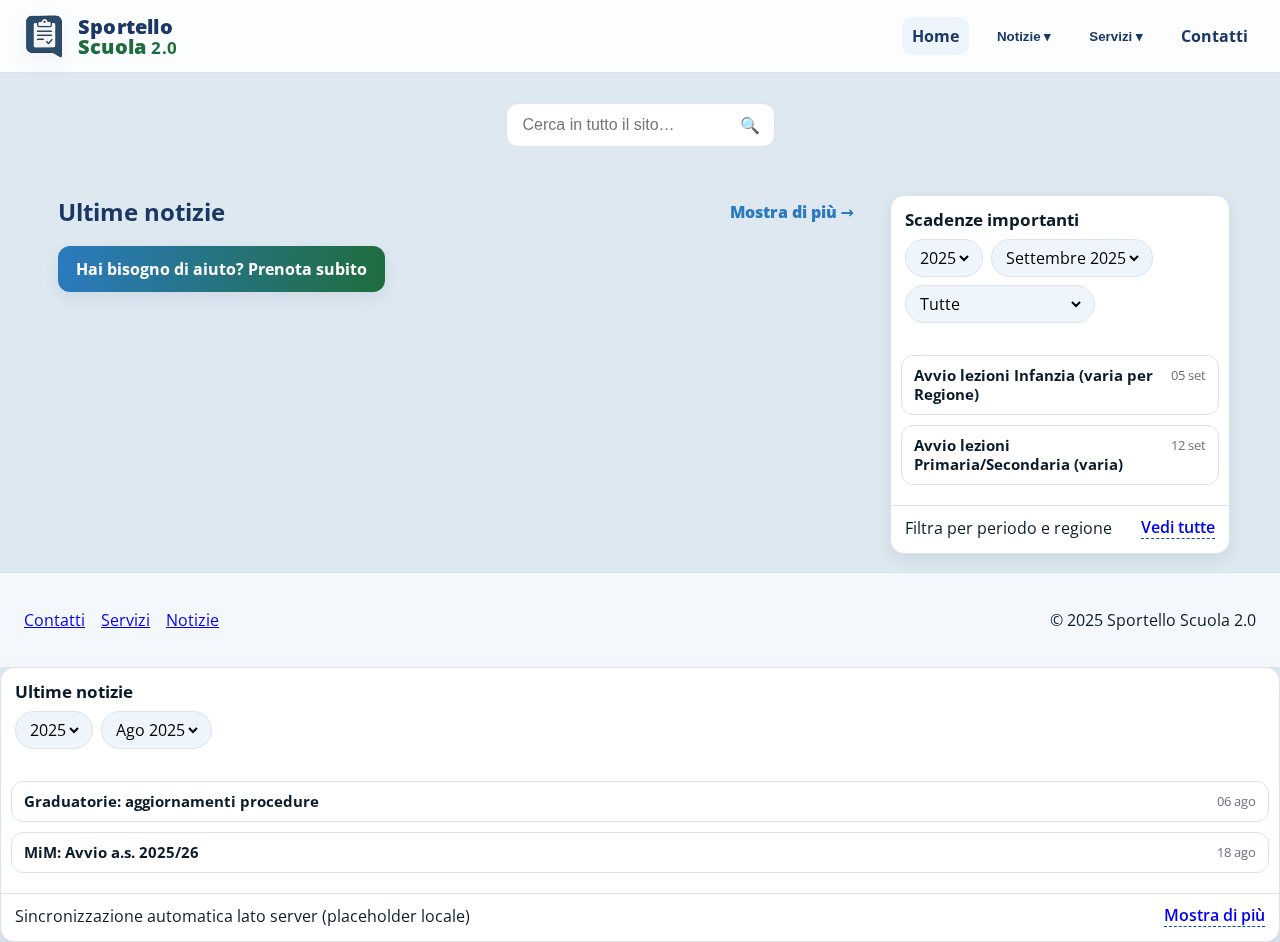
<file: index.html>
<!doctype html>
<html lang="it">
<head>
  <meta charset="utf-8" /><meta name="viewport" content="width=device-width, initial-scale=1" />
  <title>Sportello Scuola 2.0</title>
  <meta name="description" content="Sportello Scuola 2.0 - Notizie, scadenze e servizi per la scuola.">
  <link rel="stylesheet" href="css/style.css" />
  <link href="https://fonts.googleapis.com/css2?family=Open+Sans:wght@600;700;800&display=swap" rel="stylesheet">
  <link rel="stylesheet" href="css/_evolutions.css">
</head>
<body>
  <header class="site-header">
    <a class="brand" href="index.html" aria-label="Home">
      <img class="brand-logo" src="img/logo.png" alt="" />
      <span class="brand-text">
        <span class="brand-top">Sportello</span>
        <span class="brand-bottom">Scuola <small>2.0</small></span>
      </span>
    </a>
    <nav class="topnav">
      <a href="index.html" class="active">Home</a>
      <div class="dropdown">
        <button class="dropbtn">Notizie ▾</button>
        <div class="dropdown-content" id="newsMenu"></div>
      </div>
      <div class="dropdown">
        <button class="dropbtn">Servizi ▾</button>
        <div class="dropdown-content">
          <a href="servizi.html#docenti">Docenti</a>
          <a href="servizi.html#ata">Personale ATA</a>
        </div>
      </div>
      <a href="contatti.html">Contatti</a>
    </nav>
  </header>
  <div id="ss-search-container" class="search-bar" role="search" aria-label="Cerca nel sito">
    <div class="search-inner">
      <span class="search-icon" aria-hidden="true">🔍</span>
      <input id="site-search" type="search" placeholder="Cerca notizie, scadenze, servizi..." aria-label="Cerca" />
    </div>
  </div>


  <main class="layout">
    <section class="maincol">
      <div class="section-head">
        <h2 class="section-title">Ultime notizie</h2>
        <a class="link-more" href="notizie.html">Mostra di più →</a>
      </div>
      <div id="ultimeNotizie" class="news-grid"></div>

      <div class="cta-row">
        <a class="btn cta" href="contatti.html#prenota">Hai bisogno di aiuto? Prenota subito</a>
      </div>
    </section>

    <aside class="sidecol">
      <div class="deadlines card">
        <div class="card-header">
          <h3>📅 Scadenze importanti</h3>
          <a class="mini" href="notizie.html?categoria=scadenze-ed-eventi">Tutte</a>
        </div>
        <div id="deadlinesGrouped" class="deadlines-grouped"></div>
      </div>
      <div class="card highlight">
        <h4>Servizi rapidi</h4>
        <ul class="links">
          <li><a href="servizi.html#docenti">Supporto Docenti</a></li>
          <li><a href="servizi.html#ata">Supporto ATA</a></li>
          <li><a href="contatti.html">Scrivici ora</a></li>
        </ul>
      </div>
      <div class="newsletter card">
        <h4>Newsletter</h4>
        <form name="newsletter" method="POST" data-netlify="true" netlify-honeypot="bot-field">
          <input type="hidden" name="form-name" value="newsletter" />
          <p class="hidden"><label>Non compilare <input name="bot-field" /></label></p>
          <input type="email" name="email" placeholder="La tua email" required />
          <button type="submit" class="btn">Iscriviti</button>
        </form>
      </div>
    </aside>
  </main>

  <footer class="site-footer">
    <nav class="footnav">
      <a href="contatti.html">Contatti</a>
      <a href="servizi.html">Servizi</a>
      <a href="notizie.html">Notizie</a>
    </nav>
    <p>© 2025 Sportello Scuola 2.0</p>
  </footer>

  <script src="js/main.js"></script>
  <script src="js/notizie.js"></script>
  <script src="js/deadlines.js"></script>
  <div id="ss-news-mount"></div>
<script src="js/utils_dom.js"></script>
  <script src="js/news.js"></script>
  <script src="js/search.js"></script>
</body>
</html>
</file>
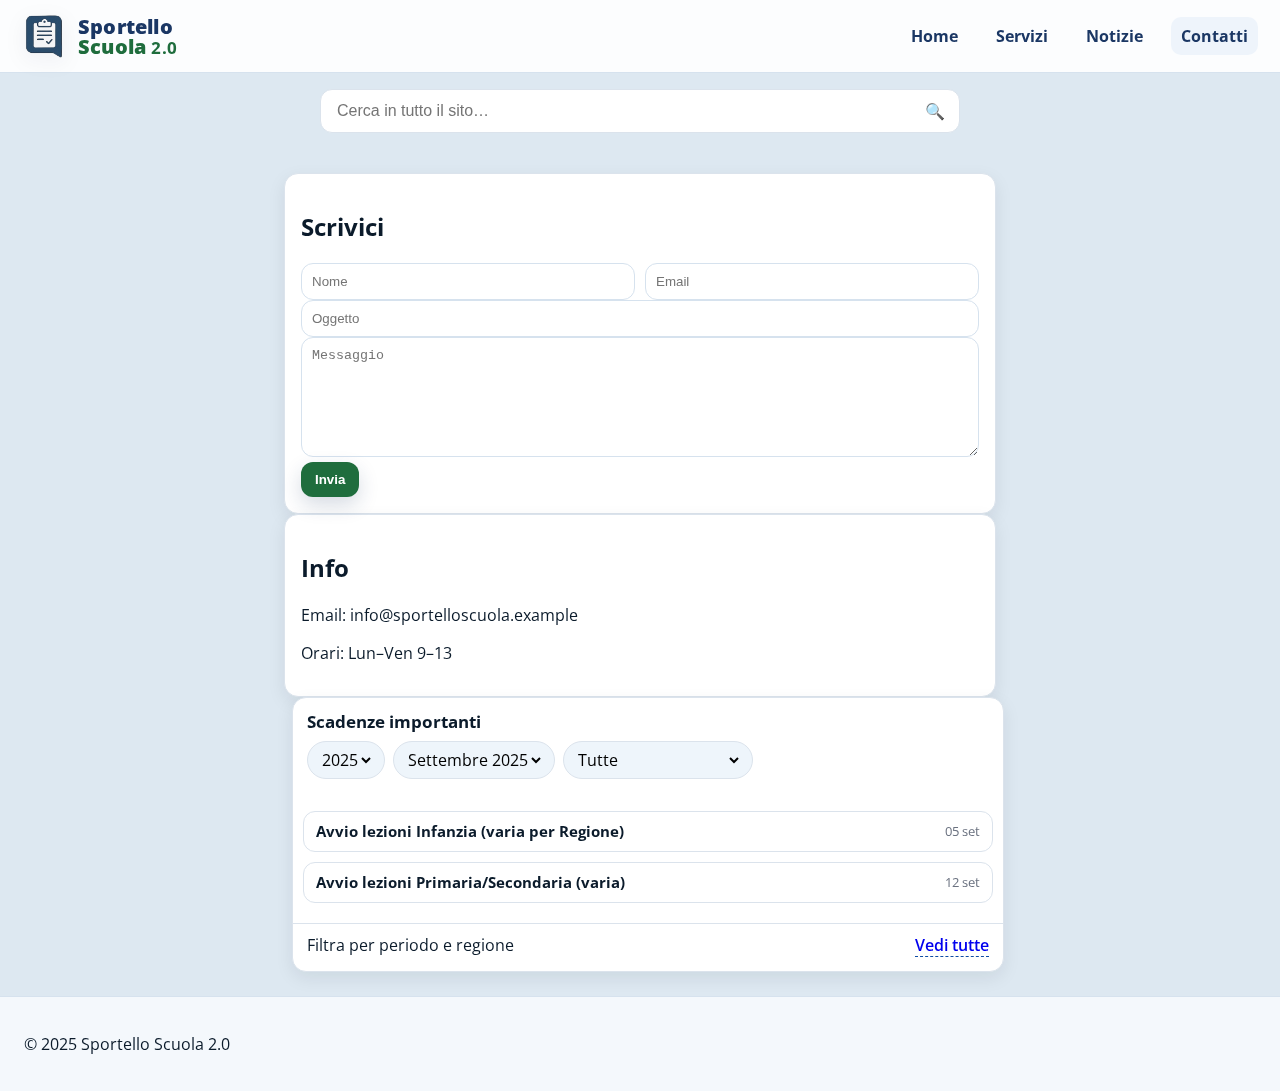
<file: contatti.html>
<!doctype html>
<html lang="it">
<head>
  <meta charset="utf-8" /><meta name="viewport" content="width=device-width, initial-scale=1" />
  <title>Contatti - Sportello Scuola 2.0</title>
  <link rel="stylesheet" href="css/style.css" />
  <link href="https://fonts.googleapis.com/css2?family=Open+Sans:wght@600;700;800&display=swap" rel="stylesheet">
  <link rel="stylesheet" href="css/_evolutions.css">
</head>
<body>
  <header class="site-header">
    <a class="brand" href="index.html" aria-label="Home">
      <img class="brand-logo" src="img/logo.png" alt="" />
      <span class="brand-text">
        <span class="brand-top">Sportello</span>
        <span class="brand-bottom">Scuola <small>2.0</small></span>
      </span>
    </a>
    <nav class="topnav">
      <a href="index.html">Home</a>
      <a href="servizi.html">Servizi</a>
      <a href="notizie.html">Notizie</a>
      <a class="active" href="contatti.html">Contatti</a>
    </nav>
  </header>

  <main class="container narrow">
    <section class="card">
      <h2>Scrivici</h2>
      <form name="contatti" method="POST" data-netlify="true" netlify-honeypot="bot-field" class="form" id="prenota">
        <input type="hidden" name="form-name" value="contatti" />
        <p class="hidden"><label>Non compilare <input name="bot-field" /></label></p>
        <div class="grid-2">
          <input type="text" name="nome" placeholder="Nome" required />
          <input type="email" name="email" placeholder="Email" required />
        </div>
        <input type="text" name="oggetto" placeholder="Oggetto" />
        <textarea name="messaggio" placeholder="Messaggio" required></textarea>
        <button type="submit" class="btn cta">Invia</button>
      </form>
    </section>
    <section class="card">
      <h2>Info</h2>
      <p>Email: info@sportelloscuola.example</p>
      <p>Orari: Lun–Ven 9–13</p>
    </section>
  </main>

  <footer class="site-footer">
    <p>© 2025 Sportello Scuola 2.0</p>
  </footer>

  <script src="js/main.js"></script>
  <script src="js/utils_dom.js"></script>
  <script src="js/deadlines.js"></script>
  <script src="js/news.js"></script>
  <script src="js/search.js"></script>
</body>
</html>
</file>
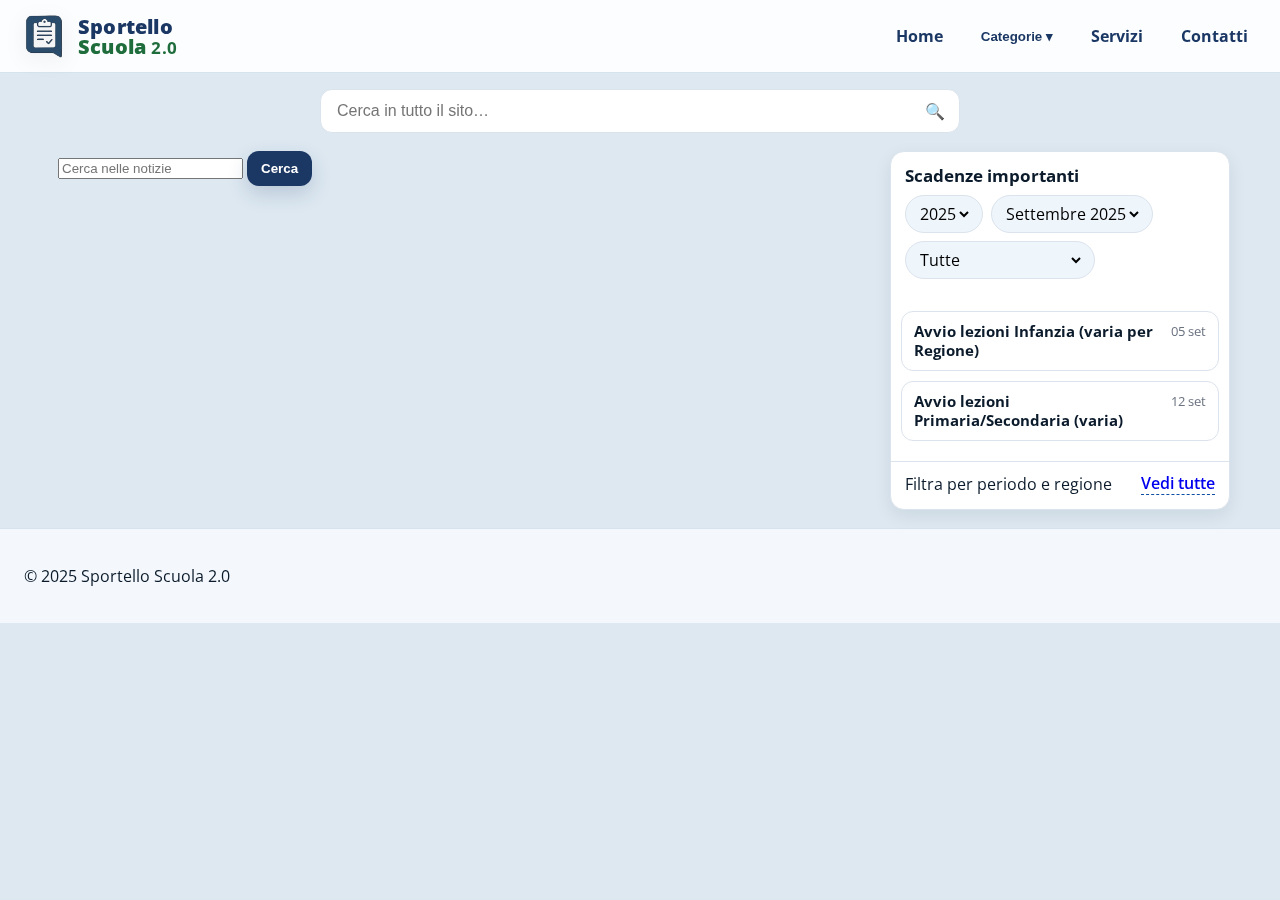
<file: notizie.html>
<!doctype html>
<html lang="it">
<head>
  <meta charset="utf-8" /><meta name="viewport" content="width=device-width, initial-scale=1" />
  <title>Notizie - Sportello Scuola 2.0</title>
  <link rel="stylesheet" href="css/style.css" />
  <link href="https://fonts.googleapis.com/css2?family=Open+Sans:wght@600;700;800&display=swap" rel="stylesheet">
  <link rel="stylesheet" href="css/_evolutions.css">
</head>
<body>
  <header class="site-header">
    <a class="brand" href="index.html" aria-label="Home">
      <img class="brand-logo" src="img/logo.png" alt="" />
      <span class="brand-text">
        <span class="brand-top">Sportello</span>
        <span class="brand-bottom">Scuola <small>2.0</small></span>
      </span>
    </a>
    <nav class="topnav">
      <a href="index.html">Home</a>
      <div class="dropdown">
        <button class="dropbtn">Categorie ▾</button>
        <div class="dropdown-content" id="newsMenu"></div>
      </div>
      <a href="servizi.html">Servizi</a>
      <a href="contatti.html">Contatti</a>
    </nav>
  </header>

  <main class="layout">
    <section class="maincol">
      <div class="toolbar">
        <form class="searchbar" onsubmit="event.preventDefault(); loadNews({ q: document.getElementById('q').value, page:1 });">
          <input id="q" type="search" placeholder="Cerca nelle notizie">
          <button class="btn" type="submit">Cerca</button>
        </form>
      </div>
      <div id="listaNotizie" class="news-grid"></div>
      <div id="paginator" class="paginator"></div>
    </section>

    <aside class="sidecol">
      <div class="deadlines card">
        <div class="card-header">
          <h3>📅 Scadenze importanti</h3>
          <a class="mini" href="notizie.html?categoria=scadenze-ed-eventi">Tutte</a>
        </div>
        <div id="deadlinesGrouped" class="deadlines-grouped"></div>
      </div>
    </aside>
  </main>

  <footer class="site-footer">
    <p>© 2025 Sportello Scuola 2.0</p>
  </footer>

  <script src="js/main.js"></script>
  <script src="js/notizie.js"></script>
  <script src="js/deadlines.js"></script>
  <script src="js/utils_dom.js"></script>
  <script src="js/news.js"></script>
  <script src="js/search.js"></script>
</body>
</html>
</file>
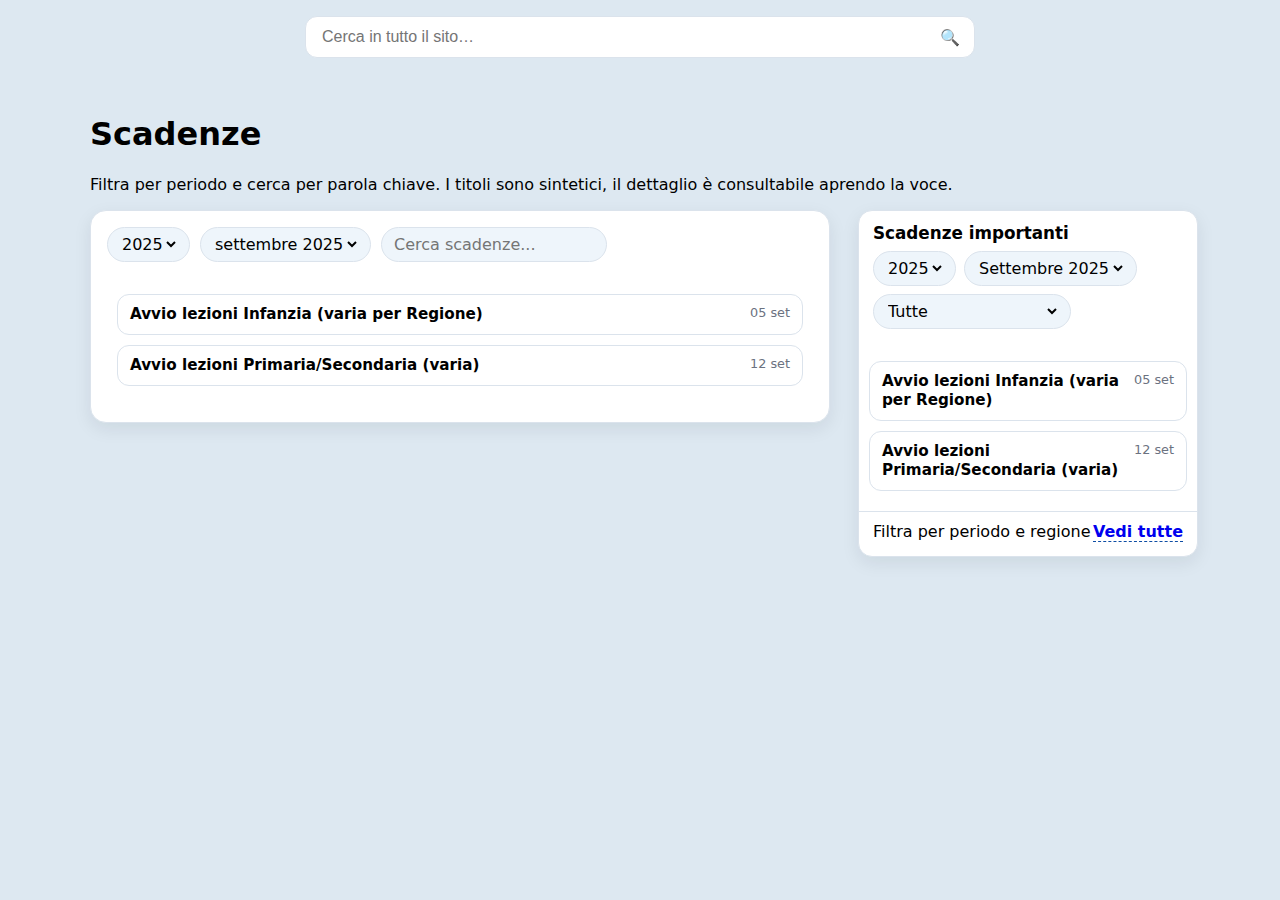
<file: scadenze.html>
<!doctype html>
<html lang="it">
<head>
  <meta charset="utf-8">
  <meta name="viewport" content="width=device-width, initial-scale=1">
  <title>Scadenze - Sportello Scuola 2.0</title>
  <link rel="stylesheet" href="css/_evolutions.css">
  <style>
    body{font-family: system-ui, -apple-system, Segoe UI, Roboto, Ubuntu, Cantarell, 'Open Sans', 'Helvetica Neue', Arial, 'Noto Sans', sans-serif;}
    .container{max-width:1100px;margin:0 auto;padding:20px;}
    .layout{display:grid;grid-template-columns: 1fr 340px; gap: 20px;}
    .card{background:#fff;border:1px solid var(--ss-border);border-radius:16px;box-shadow:var(--ss-shadow);padding:16px;}
    .toolbar{display:flex;flex-wrap:wrap;gap:10px;align-items:center;margin-bottom:12px;}
    .grid{display:grid;grid-template-columns: 1fr 1fr;gap:14px;}
    @media (max-width: 900px){ .layout{grid-template-columns:1fr;} .grid{grid-template-columns:1fr;} }
  </style>
</head>
<body>
  <div class="container">
    <h1>Scadenze</h1>
    <p class="ss-legend">Filtra per periodo e cerca per parola chiave. I titoli sono sintetici, il dettaglio è consultabile aprendo la voce.</p>

    <div class="layout">
      <div>
        <div class="card">
          <div class="toolbar">
            <div class="ss-pill"><select id="yearSel"></select></div>
            <div class="ss-pill"><select id="monthSel"></select></div>
            <div class="ss-pill"><input id="q" placeholder="Cerca scadenze..." style="border:none;outline:none;background:transparent;"></div>
          </div>
          <ul id="list" class="ssrrw-list" style="max-height: none;"></ul>
        </div>
      </div>
      <aside>
        <div class="card">
          <h3 class="ssrrw-title">Come aggiorno?</h3>
          <p class="ss-legend">Modifica il file <code>data/deadlines.json</code> in repository per aggiungere nuove scadenze. Mantieni titoli brevi e chiari.</p>
          <a class="ss-link" href="data/deadlines.json" download>Scarica il JSON attuale</a>
        </div>
      </aside>
    </div>
  </div>

  <script>
    async function load(){
      const res = await fetch('data/deadlines.json?v=' + Date.now());
      const data = await res.json();
      const years = Object.keys(data).filter(k=>k!=='meta').sort();
      const ySel = document.getElementById('yearSel');
      const mSel = document.getElementById('monthSel');
      const q = document.getElementById('q');
      years.forEach(y=>{ const o=document.createElement('option'); o.value=y; o.textContent=y; ySel.appendChild(o); });
      function fillMonths(){
        mSel.innerHTML='';
        const months = Object.keys(data[ySel.value]||{}).sort();
        months.forEach(m=>{ const o=document.createElement('option'); o.value=m; o.textContent=(new Date(ySel.value+'-'+m+'-01')).toLocaleDateString('it-IT',{month:'long',year:'numeric'}); mSel.appendChild(o); });
      }
      ySel.value = years[years.length-1] || String(new Date().getFullYear());
      fillMonths();
      mSel.value = Object.keys(data[ySel.value]||{}).sort().pop() || String(new Date().getMonth()+1).padStart(2,'0');
      function apply(){
        const list = document.getElementById('list'); list.innerHTML='';
        const items = ((data[ySel.value]||{})[mSel.value]||[]).slice().sort((a,b)=> (a.date||'').localeCompare(b.date||''));
        const query = (q.value||'').toLowerCase();
        const filtered = items.filter(it => (it.title||'').toLowerCase().includes(query) || (it.summary||'').toLowerCase().includes(query));
        if (filtered.length===0){ list.innerHTML = '<li class="ss-item"><div class="ss-item-head"><p class="ss-item-title">Nessuna scadenza</p></div></li>'; return; }
        filtered.forEach(item=>{
          const li = document.createElement('li'); li.className='ss-item';
          const head = document.createElement('div'); head.className='ss-item-head';
          const title = document.createElement('p'); title.className='ss-item-title'; title.textContent=item.title||'Scadenza';
          const date = document.createElement('span'); date.className='ss-item-date'; date.textContent = item.date ? new Date(item.date).toLocaleDateString('it-IT',{day:'2-digit',month:'short'}).replace('.','') : '';
          head.appendChild(title); head.appendChild(date);
          const body = document.createElement('div'); body.className='ss-item-body';
          const p = document.createElement('p'); p.textContent = item.summary || '';
          const a = document.createElement('a'); a.href=item.link||'#'; a.className='ss-link'; a.textContent='Dettagli';
          body.appendChild(p); body.appendChild(a);
          head.addEventListener('click', ()=>{ li.classList.toggle('open'); });
          li.appendChild(head); li.appendChild(body);
          list.appendChild(li);
        });
      }
      ySel.addEventListener('change', ()=>{ fillMonths(); apply(); });
      mSel.addEventListener('change', apply);
      q.addEventListener('input', apply);
      apply();
    }
    if (document.readyState==='loading') document.addEventListener('DOMContentLoaded', load); else load();
  </script>
  <script src="js/utils_dom.js"></script>
  <script src="js/deadlines.js"></script>
  <script src="js/news.js"></script>
  <script src="js/search.js"></script>
</body>
</html>
</file>
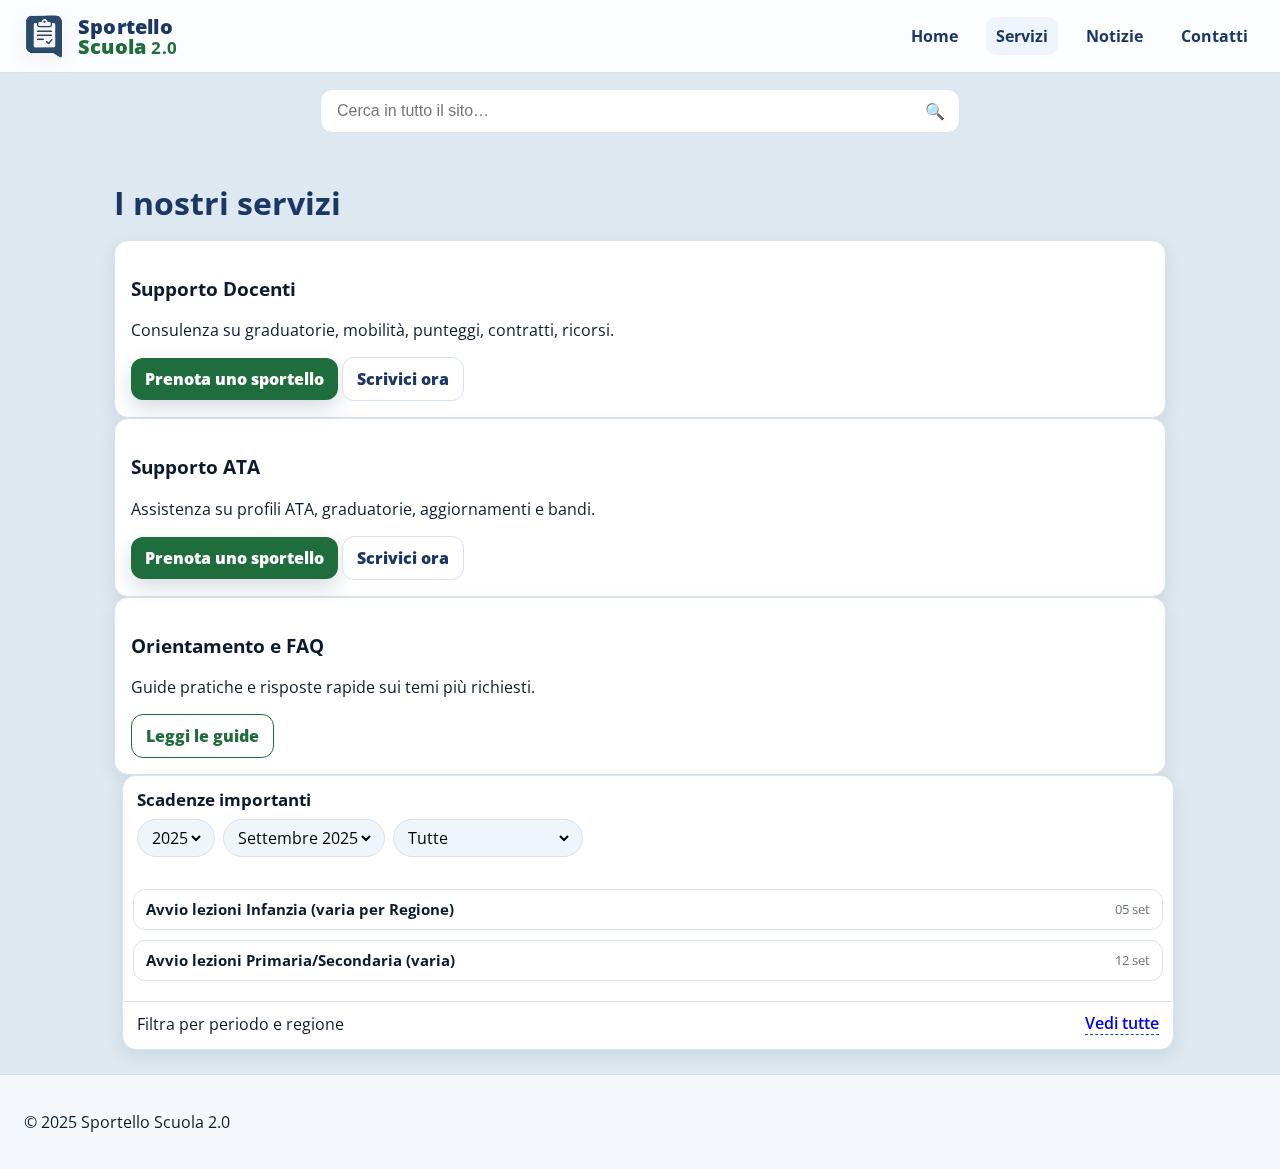
<file: servizi.html>
<!doctype html>
<html lang="it">
<head>
  <meta charset="utf-8" /><meta name="viewport" content="width=device-width, initial-scale=1" />
  <title>Servizi - Sportello Scuola 2.0</title>
  <link rel="stylesheet" href="css/style.css" />
  <link href="https://fonts.googleapis.com/css2?family=Open+Sans:wght@600;700;800&display=swap" rel="stylesheet">
  <link rel="stylesheet" href="css/_evolutions.css">
</head>
<body>
  <header class="site-header">
    <a class="brand" href="index.html" aria-label="Home">
      <img class="brand-logo" src="img/logo.png" alt="" />
      <span class="brand-text">
        <span class="brand-top">Sportello</span>
        <span class="brand-bottom">Scuola <small>2.0</small></span>
      </span>
    </a>
    <nav class="topnav">
      <a href="index.html">Home</a>
      <a class="active" href="servizi.html">Servizi</a>
      <a href="notizie.html">Notizie</a>
      <a href="contatti.html">Contatti</a>
    </nav>
  </header>

  <main class="container">
    <h1 class="page-title">I nostri servizi</h1>
    <div class="service-grid">
      <article class="card service" id="docenti">
        <h3>Supporto Docenti</h3>
        <p>Consulenza su graduatorie, mobilità, punteggi, contratti, ricorsi.</p>
        <div class="actions">
          <a class="btn cta" href="contatti.html#prenota">Prenota uno sportello</a>
          <a class="btn ghost" href="contatti.html">Scrivici ora</a>
        </div>
      </article>
      <article class="card service" id="ata">
        <h3>Supporto ATA</h3>
        <p>Assistenza su profili ATA, graduatorie, aggiornamenti e bandi.</p>
        <div class="actions">
          <a class="btn cta" href="contatti.html#prenota">Prenota uno sportello</a>
          <a class="btn ghost" href="contatti.html">Scrivici ora</a>
        </div>
      </article>
      <article class="card service">
        <h3>Orientamento e FAQ</h3>
        <p>Guide pratiche e risposte rapide sui temi più richiesti.</p>
        <div class="actions">
          <a class="btn outline" href="notizie.html?categoria=guide">Leggi le guide</a>
        </div>
      </article>
    </div>
  </main>

  <footer class="site-footer">
    <p>© 2025 Sportello Scuola 2.0</p>
  </footer>

  <script src="js/main.js"></script>
  <script src="js/utils_dom.js"></script>
  <script src="js/deadlines.js"></script>
  <script src="js/news.js"></script>
  <script src="js/search.js"></script>
</body>
</html>
</file>
<file: css/style.css>
:root{
  --bg:#DDE8F1;           /* richiesta utente */
  --surface:#ffffff;
  --muted:#eef4fb;
  --line:#d6e2ee;
  --text:#0b1b2b;
  --primary:#1b3764;      /* blu profondo */
  --primary-900:#142849;
  --accent:#1f6d3d;       /* verde */
  --accent-2:#2b7abf;     /* blu acceso per piccoli dettagli */
}

*{box-sizing:border-box}
html,body{margin:0;padding:0}
body{
  font-family:'Open Sans',system-ui,-apple-system,Segoe UI,Roboto,Ubuntu,'Helvetica Neue',Arial,sans-serif;
  color:var(--text);background:var(--bg)
}

/* Header / Brand */
.site-header{position:sticky;top:0;z-index:50;background:rgba(255,255,255,.9);backdrop-filter:saturate(120%) blur(6px);border-bottom:1px solid var(--line);display:flex;align-items:center;justify-content:space-between;padding:14px 22px}
.brand{display:flex;gap:12px;align-items:center;text-decoration:none}
.brand-logo{width:44px;height:44px;object-fit:contain;display:block;filter:drop-shadow(0 6px 10px rgba(3,15,38,.08))}
.brand-text{display:flex;flex-direction:column;line-height:1}
.brand-top{font-weight:800;letter-spacing:.2px;color:var(--primary);font-size:1.28rem}
.brand-bottom{font-weight:800;letter-spacing:.2px;color:var(--accent);font-size:1.28rem}
.brand-bottom small{font-weight:700}

/* Nav */
.topnav{display:flex;gap:18px;align-items:center}
.topnav a{color:var(--primary);text-decoration:none;font-weight:700;padding:8px 10px;border-radius:10px}
.topnav a:hover,.topnav a.active{background:var(--muted)}
.dropdown{position:relative}
.dropbtn{background:transparent;border:0;font-weight:700;color:var(--primary);cursor:pointer;padding:8px 10px;border-radius:10px}
.dropbtn:hover{background:var(--muted)}
.dropdown-content{display:none;position:absolute;top:40px;left:0;background:#fff;border:1px solid var(--line);border-radius:12px;min-width:240px;padding:8px;box-shadow:0 16px 40px rgba(3,15,38,.12)}
.dropdown:hover .dropdown-content{display:block}
.dropdown-content a{display:block;padding:8px 10px;border-radius:10px;color:var(--primary);text-decoration:none}
.dropdown-content a:hover{background:var(--muted)}

/* Layout */
.layout{max-width:1200px;margin:0 auto;padding:24px;display:grid;grid-template-columns:2fr 1fr;gap:22px}
.container{max-width:1100px;margin:0 auto;padding:24px}
.container.narrow{max-width:760px}
.page-title{margin:8px 0 16px 0;color:var(--primary)}

/* Cards & lists */
.card{background:var(--surface);border:1px solid var(--line);border-radius:16px;padding:16px;box-shadow:0 8px 24px rgba(3,15,38,.05)}
.card-header{display:flex;align-items:center;justify-content:space-between;margin-bottom:8px}
.highlight{background:linear-gradient(180deg,#fff,#f8fbff)}

.section-title{margin:0;color:var(--primary)}
.section-head{display:flex;align-items:center;justify-content:space-between;margin:0 0 8px 0}
.link-more{font-weight:800;color:var(--accent-2);text-decoration:none}
.link-more:hover{text-decoration:underline}

/* News grid */
.news-grid{display:grid;grid-template-columns:repeat(2,minmax(0,1fr));gap:14px}
.news-card{display:flex;flex-direction:column;gap:6px;padding:12px;border:1px solid var(--line);border-radius:14px;background:#fff}
.news-card h4{font-size:1rem;margin:0;color:var(--primary-900)}
.news-card a{color:inherit;text-decoration:none}
.news-card a:hover{text-decoration:underline}
.news-card time{font-size:.85rem;color:#4a5d77}
.news-card p{margin:0;font-size:.93rem;color:#23344a;display:-webkit-box;-webkit-line-clamp:2;line-clamp:2;-webkit-box-orient:vertical;overflow:hidden}

/* Deadlines grouped by month */
.deadlines-grouped{display:flex;flex-direction:column;gap:10px}
.month-block{border:1px solid var(--line);border-radius:14px;padding:10px;background:#fff}
.month-title{display:flex;align-items:center;justify-content:space-between;margin:0 0 6px 0;color:var(--primary)}
.deadline-item{display:grid;grid-template-columns:auto 1fr;gap:8px;padding:6px 4px;border-radius:8px}
.deadline-item:hover{background:var(--muted)}
.deadline-date{font-weight:800;color:var(--accent-2)}
.deadline-link{color:var(--primary-900);text-decoration:none}
.deadline-link:hover{text-decoration:underline}
.deadline-excerpt{font-size:.92rem;color:#334a66;margin:0;display:-webkit-box;-webkit-line-clamp:2;line-clamp:2;-webkit-box-orient:vertical;overflow:hidden}

/* Buttons */
.btn{display:inline-block;border:0;border-radius:12px;padding:10px 14px;font-weight:800;text-decoration:none;cursor:pointer;background:var(--primary);color:#fff;box-shadow:0 8px 20px rgba(27,55,100,.18)}
.btn:hover{filter:brightness(.95)}
.btn.ghost{background:#fff;color:var(--primary);border:1px solid var(--line);box-shadow:none}
.btn.outline{background:#fff;color:var(--accent);border:1px solid var(--accent);box-shadow:none}
.btn.cta{background:var(--accent)}
.mini{font-size:.9rem}

.cta-row{display:flex;gap:10px;flex-wrap:wrap;margin-top:10px}

/* Forms */
.form input,.form textarea{width:100%;padding:10px;border:1px solid var(--line);border-radius:12px}
.form textarea{min-height:120px}
.grid-2{display:grid;grid-template-columns:1fr 1fr;gap:10px}

.links{list-style:none;margin:0;padding:0;display:grid;gap:8px}
.links a{text-decoration:none;color:var(--primary)}
.links a:hover{text-decoration:underline}

.site-footer{border-top:1px solid var(--line);padding:20px 24px;display:flex;justify-content:space-between;align-items:center;background:#f4f8fc}
.footnav{display:flex;gap:16px}
.hidden{display:none}

.paginator{margin-top:12px}

@media (max-width:960px){
  .layout{grid-template-columns:1fr}
  .news-grid{grid-template-columns:1fr}
}




/* --- Layout: center news and right sidebar --- */
main.layout{
  display:grid;
  grid-template-columns: 1fr 340px;
  gap:28px;
  align-items:start;
  max-width:1200px;
  margin: 18px auto;
  padding: 0 18px;
  box-sizing:border-box;
}

/* Ensure maincol uses full column and news centered */
.maincol{
  min-width:0;
}

/* Sidebar styling: push to the right edge and reduce gutter */
.sidecol{
  position:relative;
  margin-left:0;
}

/* Make the news grid centered within maincol */
.news-grid{
  display:grid;
  grid-template-columns: repeat(auto-fill,minmax(240px,1fr));
  gap:14px;
  align-items:start;
}

/* Search bar positioned under header and centered above news */
.search-bar{
  width:100%;
  background:transparent;
  display:flex;
  justify-content:center;
  padding:14px 18px;
  box-sizing:border-box;
}
.search-bar .search-inner{
  width:100%;
  max-width:820px;
  display:flex;
  align-items:center;
  gap:8px;
  border-radius:12px;
  padding:8px 12px;
  box-shadow:0 6px 18px rgba(35,52,74,0.06);
  background:#fff;
  border:1px solid var(--line);
}
.search-bar .search-icon{font-size:1.05rem; opacity:0.75; margin-left:4px}
.search-bar input[type="search"]{
  border:0;
  outline:0;
  font-size:1rem;
  width:100%;
  padding:8px;
  background:transparent;
}

/* Newsletter visual upgrade */
.newsletter.card{
  background: linear-gradient(180deg,#fbfdff,#ffffff);
  border-radius:12px;
  padding:14px;
  box-shadow: 0 6px 18px rgba(35,52,74,0.04);
}
.newsletter.card h4{display:flex;align-items:center;gap:8px}
.newsletter.card input[type="email"]{
  width:100%;
  padding:10px 12px;
  border-radius:10px;
  border:1px solid var(--line);
  box-sizing:border-box;
  margin:8px 0;
}
.newsletter.card button{
  width:100%;
  padding:10px 12px;
  border-radius:10px;
}

/* Sidebar compact: keep it visually to the right */
@media (max-width: 1024px){
  main.layout{grid-template-columns:1fr 320px; padding:0 14px;}
}
@media (max-width: 880px){
  main.layout{grid-template-columns:1fr; padding:0 12px;}
  .sidecol{order:2}
  .maincol{order:1}
  .search-bar .search-inner{max-width:640px}
}

/* Reduce right gutter on wide screens */
@media (min-width:1300px){
  main.layout{max-width:1300px}
}

/* Minor CTA style tweak to make it more attention grabbing but keep original look */
.cta-row .btn.cta{
  background: linear-gradient(90deg,var(--accent-2),var(--accent));
  color:#fff;
  font-weight:700;
  padding:12px 18px;
  border-radius:12px;
  box-shadow:0 6px 16px rgba(35,52,74,0.08);
}

/* Ensure DOM order: title and box contiguous (no big margin) */
.section-head{display:flex;align-items:center;justify-content:space-between;gap:12px}
.section-title{margin:0}
</file>
<file: css/_evolutions.css>
:root{
  --ss-gap: 20px;
  --ss-border: #dbe3ec;
  --ss-radius: 14px;
  --ss-shadow: 0 6px 18px rgba(6,24,44,0.08);
  --ss-pill-bg:#eef5fb;
  --ss-muted:#6b7280;
  --ss-accent:#0e4da4;
  --ss-bg:#DDE8F1;
}
html, body{ background: var(--ss-bg); }
main{ background: transparent; }
aside > * + *, .sidebar > * + *, #sidebar > * + *, .right-column > * + *,
.right-col > * + *, .sidecol > * + * { margin-top: var(--ss-gap) !important; }
aside, .sidebar, #sidebar, .right-column, .right-col, .sidecol {
  position: relative; right: -8px;
}
.ss-card, .ss-right-rail-widget, .widget, .box, .card {
  background:#fff; border:1px solid var(--ss-border); border-radius: var(--ss-radius);
  box-shadow: var(--ss-shadow);
}
.ss-pill { display:inline-flex; align-items:center; gap:6px; padding:6px 10px;
  border-radius:999px; border:1px solid var(--ss-border); background: var(--ss-pill-bg); }
.ss-pill select, .ss-pill input{ border:none; outline:none; background:transparent; font:inherit; }
.ssrrw-title{ font-size:1.05rem; font-weight:700; margin:0; }
.ssrrw-list{ list-style:none; margin:0; padding:10px; }
.ss-item{ border:1px solid var(--ss-border); border-radius:12px; padding:10px 12px; margin:10px 0; background:#fff; }
.ss-item-head{ display:flex; align-items:flex-start; justify-content:space-between; gap:10px; cursor:pointer; }
.ss-item-title{ font-weight:700; line-height:1.25; font-size:.95rem; margin:0; }
.ss-item-date{ font-size:.8rem; color: var(--ss-muted); white-space:nowrap; }
.ss-item-body{ display:none; color:#374151; font-size:.9rem; margin-top:8px; }
.ss-item.open .ss-item-body{ display:block; }
a.ss-link{ text-decoration:none; font-weight:600; border-bottom:1px dashed var(--ss-accent); }
#ss-search-bar { display:flex; align-items:center; gap:8px; max-width:640px;
  margin: 16px auto; padding:10px 14px; border:1px solid var(--ss-border);
  border-radius:12px; background:#fff; }
#ss-search-input{ flex:1; border:none; outline:none; background:transparent; font-size:1rem; }
#ss-search-results{ position:fixed; top:80px; left:50%; transform:translateX(-50%);
  width:min(900px, 90vw); max-height:60vh; overflow:auto; background:#fff;
  border:1px solid var(--ss-border); border-radius:14px; box-shadow:var(--ss-shadow);
  display:none; z-index:9999; }
#ss-search-results.open{ display:block; }
#ss-search-results .ss-item{ margin:10px; }
</file>
